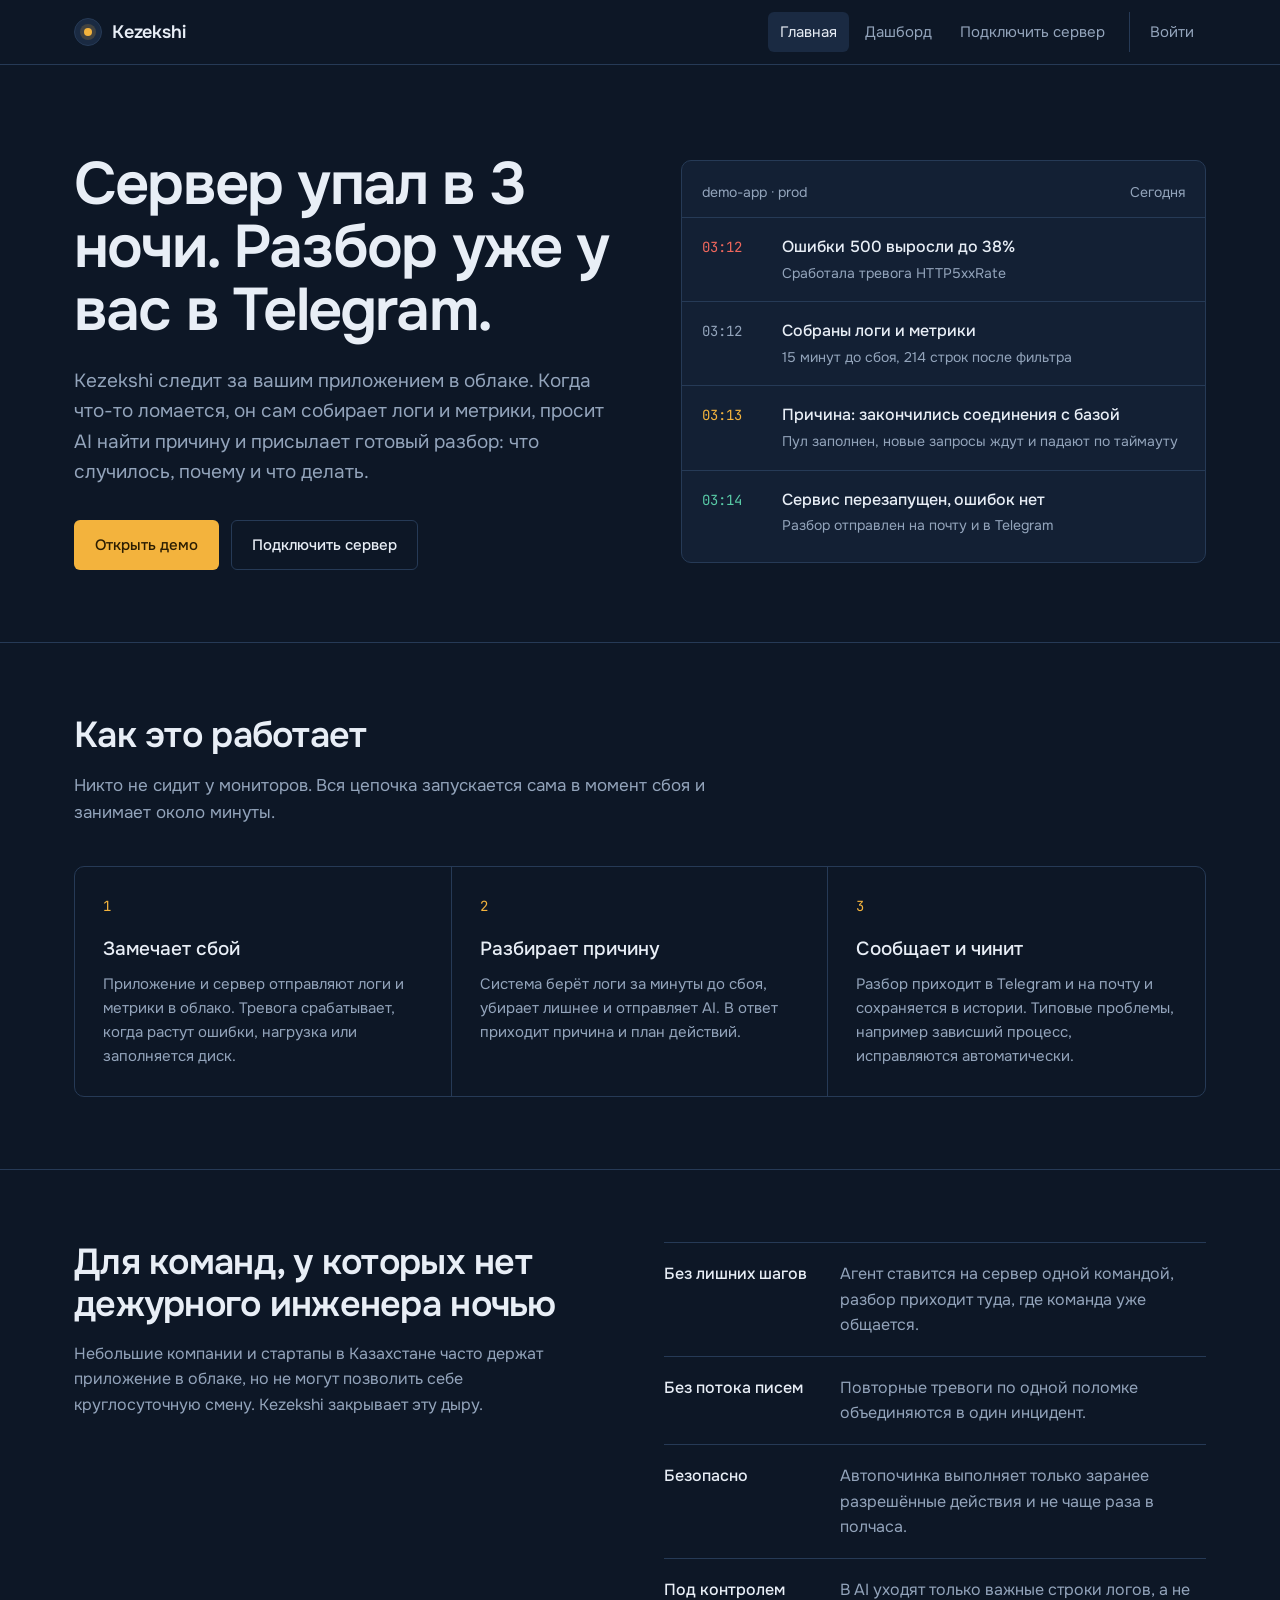
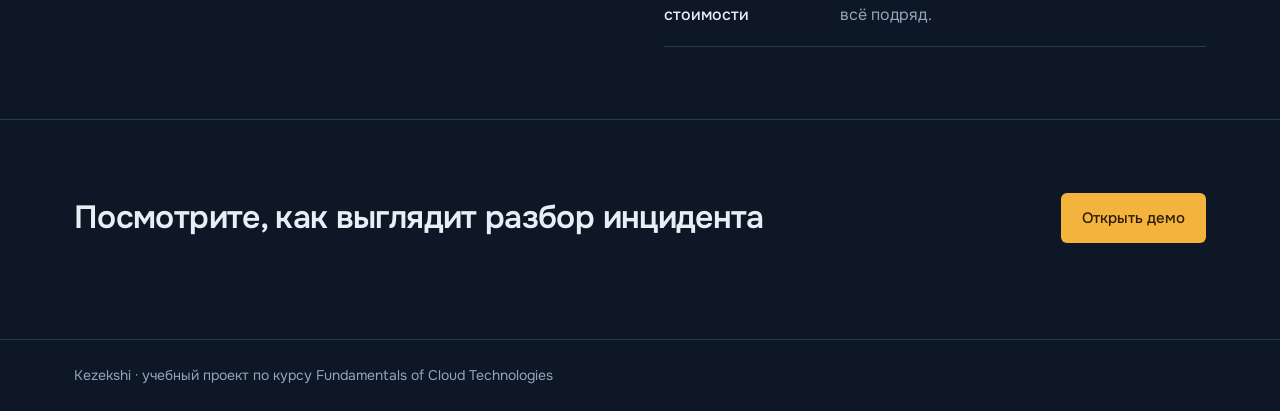
<file: src/dashboard/index.html>
<!doctype html>
<html lang="ru">
<head>
  <meta charset="utf-8">
  <meta name="viewport" content="width=device-width, initial-scale=1">
  <title>Kezekshi — AI-дежурный инженер</title>
  <meta name="description" content="Kezekshi следит за вашим приложением в облаке, сам разбирает сбои с помощью AI и присылает готовый разбор в Telegram и на почту.">
  <link rel="preconnect" href="https://fonts.googleapis.com">
  <link rel="preconnect" href="https://fonts.gstatic.com" crossorigin>
  <link href="https://fonts.googleapis.com/css2?family=Onest:wght@400;500;600&family=JetBrains+Mono:wght@400&display=swap" rel="stylesheet">
  <link rel="stylesheet" href="assets/style.css">
</head>
<body>
  <header class="topbar">
    <div class="wrap">
      <a class="brand" href="index.html"><span class="brand-mark" aria-hidden="true"></span><span class="brand-name">Kezekshi</span></a>
      <nav class="nav" aria-label="Основное меню">
        <a href="index.html" aria-current="page">Главная</a>
        <a href="dashboard.html">Дашборд</a>
        <a href="connect.html">Подключить сервер</a>
      </nav>
    </div>
  </header>

  <main>
    <section class="hero">
      <div class="wrap">
        <div>
          <h1>Сервер упал в 3 ночи. Разбор уже у вас в Telegram.</h1>
          <p class="lead">Kezekshi следит за вашим приложением в облаке. Когда что-то ломается, он сам собирает логи и метрики, просит AI найти причину и присылает готовый разбор: что случилось, почему и что делать.</p>
          <div class="hero-actions">
            <a class="btn btn-primary" href="dashboard.html">Открыть демо</a>
            <a class="btn btn-ghost" href="connect.html">Подключить сервер</a>
          </div>
        </div>

        <div class="pager" role="img" aria-label="Пример инцидента: в 03:12 выросли ошибки 500, в 03:13 AI нашёл причину и сервис перезапущен, в 03:14 команда получила сообщение">
          <div class="pager-head"><span>demo-app · prod</span><span>Сегодня</span></div>
          <div class="pager-row is-alert">
            <span class="pager-time">03:12</span>
            <div><strong>Ошибки 500 выросли до 38%</strong><span>Сработала тревога HTTP5xxRate</span></div>
          </div>
          <div class="pager-row">
            <span class="pager-time">03:12</span>
            <div><strong>Собраны логи и метрики</strong><span>15 минут до сбоя, 214 строк после фильтра</span></div>
          </div>
          <div class="pager-row is-ai">
            <span class="pager-time">03:13</span>
            <div><strong>Причина: закончились соединения с базой</strong><span>Пул заполнен, новые запросы ждут и падают по таймауту</span></div>
          </div>
          <div class="pager-row is-done">
            <span class="pager-time">03:14</span>
            <div><strong>Сервис перезапущен, ошибок нет</strong><span>Разбор отправлен на почту и в Telegram</span></div>
          </div>
        </div>
      </div>
    </section>

    <section class="section" id="how">
      <div class="wrap">
        <h2>Как это работает</h2>
        <p>Никто не сидит у мониторов. Вся цепочка запускается сама в момент сбоя и занимает около минуты.</p>
        <ol class="steps">
          <li>
            <span class="step-n">1</span>
            <h3>Замечает сбой</h3>
            <p>Приложение и сервер отправляют логи и метрики в облако. Тревога срабатывает, когда растут ошибки, нагрузка или заполняется диск.</p>
          </li>
          <li>
            <span class="step-n">2</span>
            <h3>Разбирает причину</h3>
            <p>Система берёт логи за минуты до сбоя, убирает лишнее и отправляет AI. В ответ приходит причина и план действий.</p>
          </li>
          <li>
            <span class="step-n">3</span>
            <h3>Сообщает и чинит</h3>
            <p>Разбор приходит в Telegram и на почту и сохраняется в истории. Типовые проблемы, например зависший процесс, исправляются автоматически.</p>
          </li>
        </ol>
      </div>
    </section>

    <section class="section" id="who">
      <div class="wrap split">
        <div>
          <h2>Для команд, у которых нет дежурного инженера ночью</h2>
          <p style="color:var(--muted);margin:0;max-width:30em">Небольшие компании и стартапы в Казахстане часто держат приложение в облаке, но не могут позволить себе круглосуточную смену. Kezekshi закрывает эту дыру.</p>
        </div>
        <ul class="facts">
          <li><b>Без лишних шагов</b><span>Агент ставится на сервер одной командой, разбор приходит туда, где команда уже общается.</span></li>
          <li><b>Без потока писем</b><span>Повторные тревоги по одной поломке объединяются в один инцидент.</span></li>
          <li><b>Безопасно</b><span>Автопочинка выполняет только заранее разрешённые действия и не чаще раза в полчаса.</span></li>
          <li><b>Под контролем стоимости</b><span>В AI уходят только важные строки логов, а не всё подряд.</span></li>
        </ul>
      </div>
    </section>

    <section class="cta-band">
      <div class="wrap">
        <h2>Посмотрите, как выглядит разбор инцидента</h2>
        <a class="btn btn-primary" href="dashboard.html">Открыть демо</a>
      </div>
    </section>
  </main>

  <footer class="footer">
    <div class="wrap">Kezekshi · учебный проект по курсу Fundamentals of Cloud Technologies</div>
  </footer>
  <script src="assets/config.js"></script>
  <script src="assets/auth.js"></script>
</body>
</html>
</file>
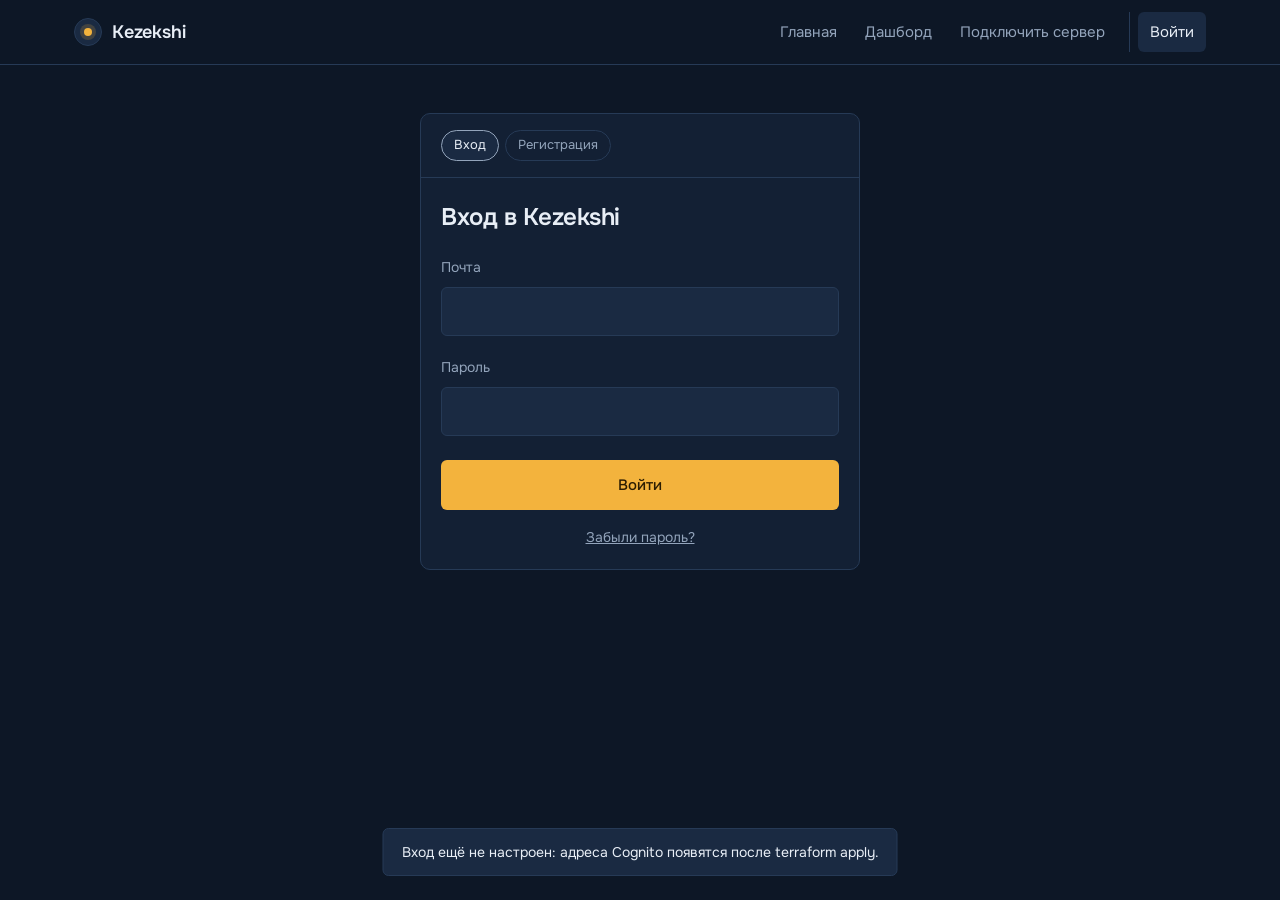
<file: src/dashboard/connect.html>
<!doctype html>
<html lang="ru">
<head>
  <meta charset="utf-8">
  <meta name="viewport" content="width=device-width, initial-scale=1">
  <title>Подключить сервер — Kezekshi</title>
  <link rel="preconnect" href="https://fonts.googleapis.com">
  <link rel="preconnect" href="https://fonts.gstatic.com" crossorigin>
  <link href="https://fonts.googleapis.com/css2?family=Onest:wght@400;500;600&family=JetBrains+Mono:wght@400&display=swap" rel="stylesheet">
  <link rel="stylesheet" href="assets/style.css">
</head>
<body>
  <header class="topbar">
    <div class="wrap">
      <a class="brand" href="index.html"><span class="brand-mark" aria-hidden="true"></span><span class="brand-name">Kezekshi</span></a>
      <nav class="nav" aria-label="Основное меню">
        <a href="index.html">Главная</a>
        <a href="dashboard.html">Дашборд</a>
        <a href="connect.html" aria-current="page">Подключить сервер</a>
      </nav>
    </div>
  </header>

  <main class="wrap">
    <div class="page-head">
      <div>
        <h1>Подключить сервер</h1>
        <p>Три шага, и Kezekshi начнёт следить за вашим приложением.</p>
      </div>
    </div>

    <div class="connect-grid">
      <ol class="connect-steps">
        <li>
          <span class="num">1</span>
          <div><h3>Выберите облако и назовите сервер</h3><p>Имя будет видно в разборах и уведомлениях, например shop-api-prod.</p></div>
        </li>
        <li>
          <span class="num">2</span>
          <div><h3>Установите агент</h3><p>Скопируйте команду и выполните её на сервере. Агент отправляет логи и метрики в облако.</p></div>
        </li>
        <li>
          <span class="num">3</span>
          <div><h3>Готово</h3><p>Первые метрики появятся через пару минут. Сервер появится в «Мои серверы» на дашборде, а разборы сбоев придут в ваш Telegram (подключается там же).</p></div>
        </li>
      </ol>

      <section class="panel">
        <div class="panel-body">
          <form id="connect-form" novalidate>
            <fieldset>
              <legend>Облако</legend>
              <div class="cloud-options">
                <label class="cloud-opt">
                  <input type="radio" name="cloud" value="aws" checked>
                  <span><b>Amazon Web Services</b><span>EC2, CloudWatch</span></span>
                  <span></span>
                </label>
                <label class="cloud-opt is-disabled">
                  <input type="radio" name="cloud" value="yandex" disabled>
                  <span><b>Yandex Cloud</b><span>Compute Cloud</span></span>
                  <span class="soon">Скоро</span>
                </label>
                <label class="cloud-opt is-disabled">
                  <input type="radio" name="cloud" value="local" disabled>
                  <span><b>Локальный провайдер</b><span>PS Cloud и другие облака Казахстана</span></span>
                  <span class="soon">Скоро</span>
                </label>
              </div>
            </fieldset>

            <div class="form-field">
              <label for="server-name">Имя сервера</label>
              <input class="input" id="server-name" name="server" placeholder="shop-api-prod" autocomplete="off" aria-describedby="server-error">
              <div class="field-error" id="server-error" hidden>Введите имя: латинские буквы, цифры и дефис, от 3 до 40 символов.</div>
            </div>

            <button class="btn btn-primary" type="submit">Получить команду установки</button>
          </form>

          <div class="result" id="result" hidden>
            <h3>Команда для сервера <span id="result-name"></span></h3>
            <p>Выполните её на сервере под пользователем с правами sudo. Ключ показан один раз.</p>
            <pre class="logs" id="install-cmd"></pre>
            <p style="margin-top:12px"><button class="btn btn-ghost btn-small" type="button" id="copy-btn">Скопировать команду</button></p>
          </div>
        </div>
      </section>
    </div>
  </main>

  <div class="toast" id="toast" role="status" hidden></div>
  <script src="assets/config.js"></script>
  <script src="assets/auth.js"></script>
  <script src="assets/connect.js"></script>
</body>
</html>
</file>
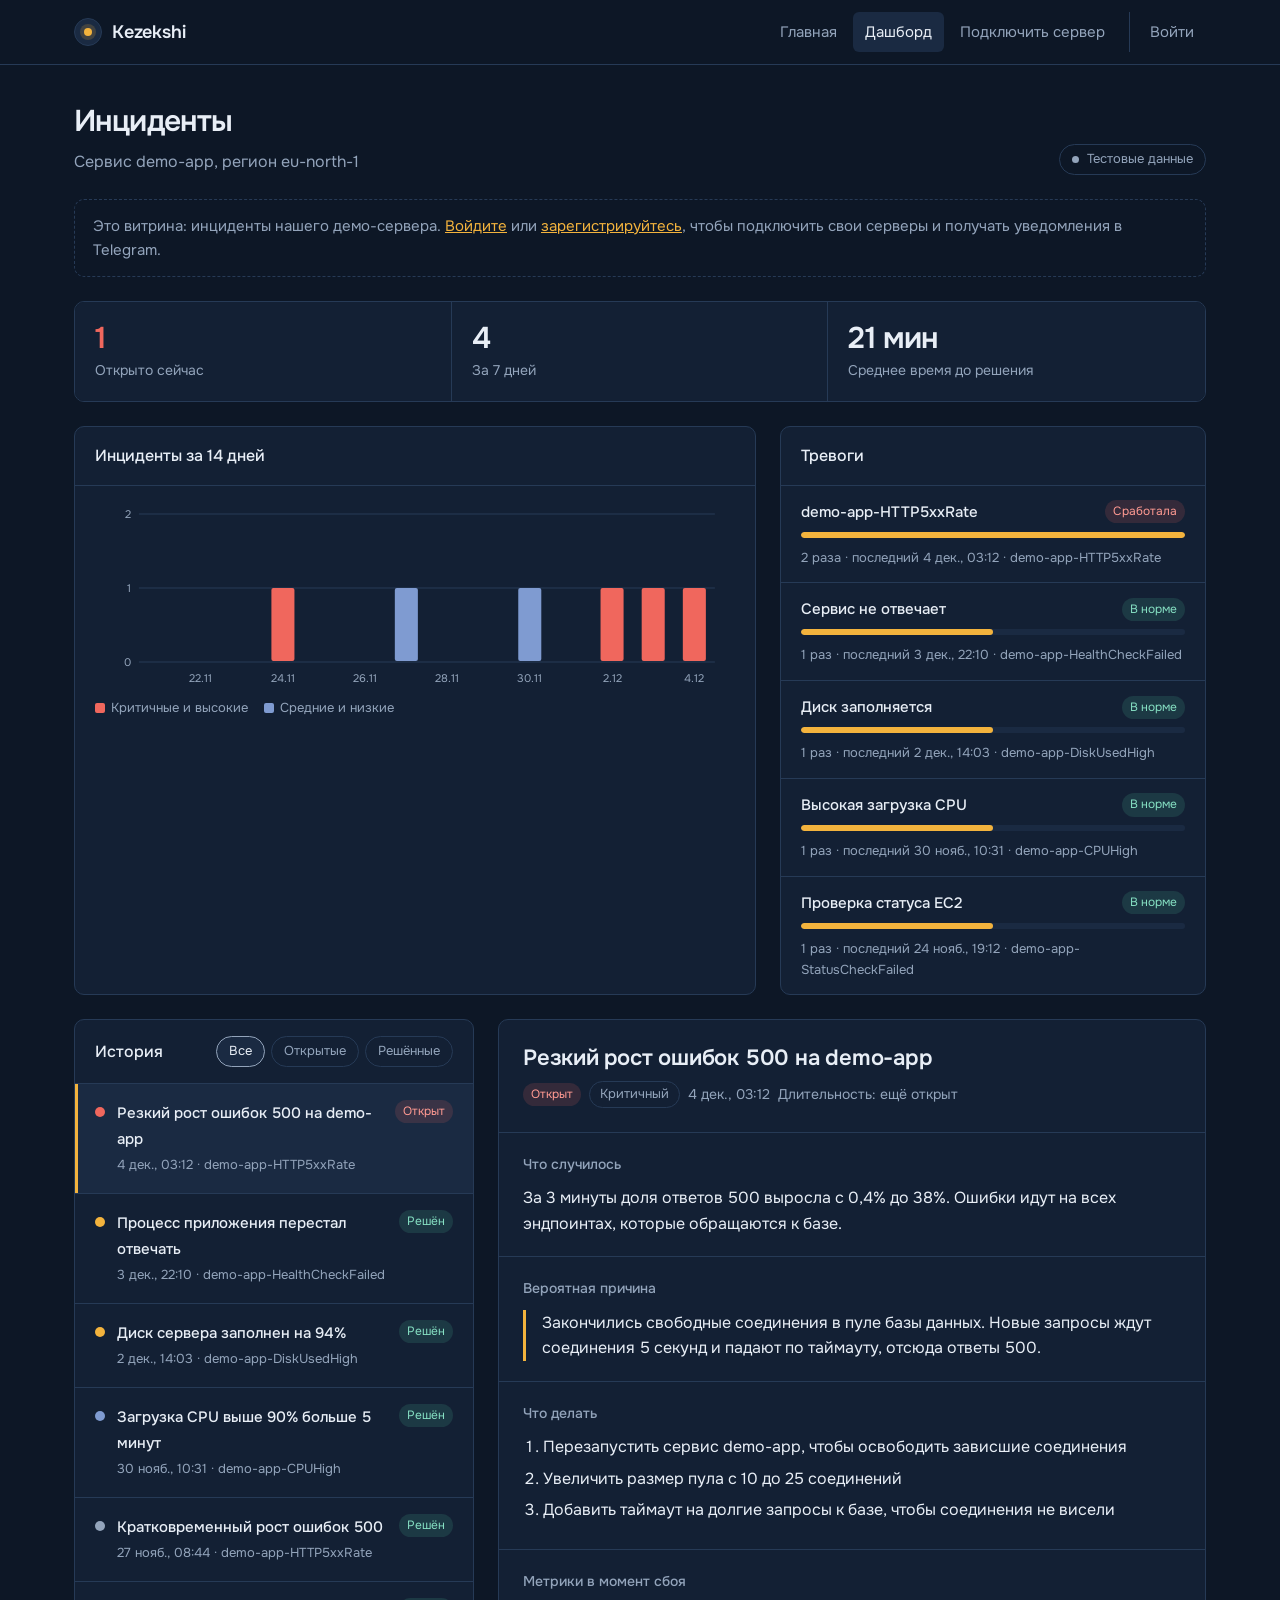
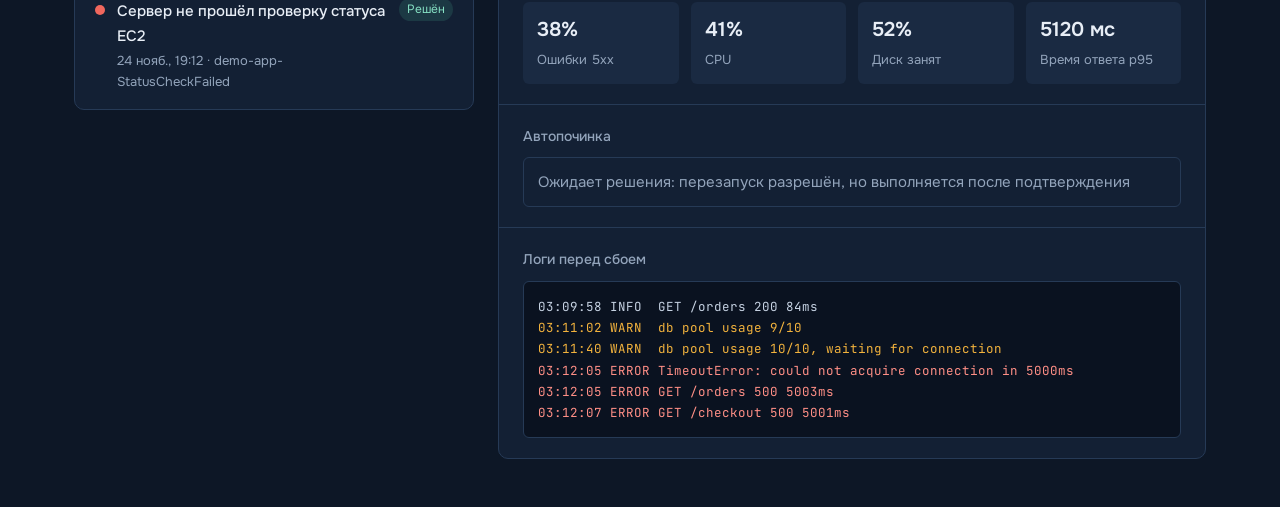
<file: src/dashboard/dashboard.html>
<!doctype html>
<html lang="ru">
<head>
  <meta charset="utf-8">
  <meta name="viewport" content="width=device-width, initial-scale=1">
  <title>Дашборд — Kezekshi</title>
  <link rel="preconnect" href="https://fonts.googleapis.com">
  <link rel="preconnect" href="https://fonts.gstatic.com" crossorigin>
  <link href="https://fonts.googleapis.com/css2?family=Onest:wght@400;500;600&family=JetBrains+Mono:wght@400&display=swap" rel="stylesheet">
  <link rel="stylesheet" href="assets/style.css">
</head>
<body>
  <header class="topbar">
    <div class="wrap">
      <a class="brand" href="index.html"><span class="brand-mark" aria-hidden="true"></span><span class="brand-name">Kezekshi</span></a>
      <nav class="nav" aria-label="Основное меню">
        <a href="index.html">Главная</a>
        <a href="dashboard.html" aria-current="page">Дашборд</a>
        <a href="connect.html">Подключить сервер</a>
      </nav>
    </div>
  </header>

  <main class="wrap">
    <div class="page-head">
      <div>
        <h1>Инциденты</h1>
        <p id="page-sub">Сервис demo-app, регион eu-north-1</p>
      </div>
      <span class="source-pill" id="source-pill">Тестовые данные</span>
    </div>

    <div class="demo-note" id="demo-note" hidden>
      Это витрина: инциденты нашего демо-сервера. <a href="login.html">Войдите</a> или
      <a href="login.html?tab=signup">зарегистрируйтесь</a>, чтобы подключить свои серверы и получать уведомления в Telegram.
    </div>

    <section class="panel" id="servers-panel" aria-labelledby="servers-title" style="margin-bottom:24px" hidden>
      <div class="panel-head">
        <h2 id="servers-title">Мои серверы</h2>
        <div class="account-bar">
          <label for="lang-select" class="inc-meta">Язык уведомлений</label>
          <select class="select" id="lang-select">
            <option value="both">RU + EN</option>
            <option value="ru">Русский</option>
            <option value="en">English</option>
          </select>
          <label class="inc-meta" title="Письма об инцидентах на почту аккаунта"><input type="checkbox" id="email-toggle"> Почта <span id="email-status"></span></label>
          <button class="btn btn-ghost btn-small" type="button" id="tg-btn">Подключить Telegram</button>
          <a class="btn btn-primary btn-small" href="connect.html">Добавить сервер</a>
        </div>
      </div>
      <ul class="server-list" id="server-list"></ul>
    </section>

    <section class="stats" aria-label="Сводка">
      <div class="stat is-open"><div class="stat-value" id="stat-open">0</div><div class="stat-label">Открыто сейчас</div></div>
      <div class="stat"><div class="stat-value" id="stat-week">0</div><div class="stat-label">За 7 дней</div></div>
      <div class="stat"><div class="stat-value" id="stat-mttr">—</div><div class="stat-label">Среднее время до решения</div></div>
    </section>

    <div class="top-grid">
      <section class="panel" aria-labelledby="chart-title">
        <div class="panel-head"><h2 id="chart-title">Инциденты за 14 дней</h2></div>
        <div class="panel-body">
          <svg class="chart-svg" id="chart" role="img" aria-label="Количество инцидентов по дням"></svg>
          <div class="chart-legend">
            <span><i style="background:var(--alert)"></i>Критичные и высокие</span>
            <span><i style="background:#7f9bd1"></i>Средние и низкие</span>
          </div>
        </div>
      </section>

      <section class="panel" aria-labelledby="alarms-title">
        <div class="panel-head"><h2 id="alarms-title">Тревоги</h2></div>
        <ul class="alarm-list" id="alarm-list"></ul>
      </section>
    </div>

    <div class="main-grid">
      <section class="panel" aria-labelledby="list-title">
        <div class="panel-head">
          <h2 id="list-title">История</h2>
          <div class="filters" role="group" aria-label="Фильтр по статусу">
            <button class="chip" data-filter="all" aria-pressed="true">Все</button>
            <button class="chip" data-filter="open" aria-pressed="false">Открытые</button>
            <button class="chip" data-filter="resolved" aria-pressed="false">Решённые</button>
          </div>
        </div>
        <ul class="inc-list" id="inc-list"></ul>
      </section>

      <section class="panel" id="detail" aria-live="polite">
        <div class="detail-empty">Выберите инцидент слева, чтобы увидеть разбор.</div>
      </section>
    </div>
  </main>

  <div class="toast" id="toast" role="status" hidden></div>

  <script src="assets/config.js"></script>
  <script src="assets/auth.js"></script>
  <script src="assets/mock-data.js"></script>
  <script src="assets/dashboard.js"></script>
</body>
</html>
</file>
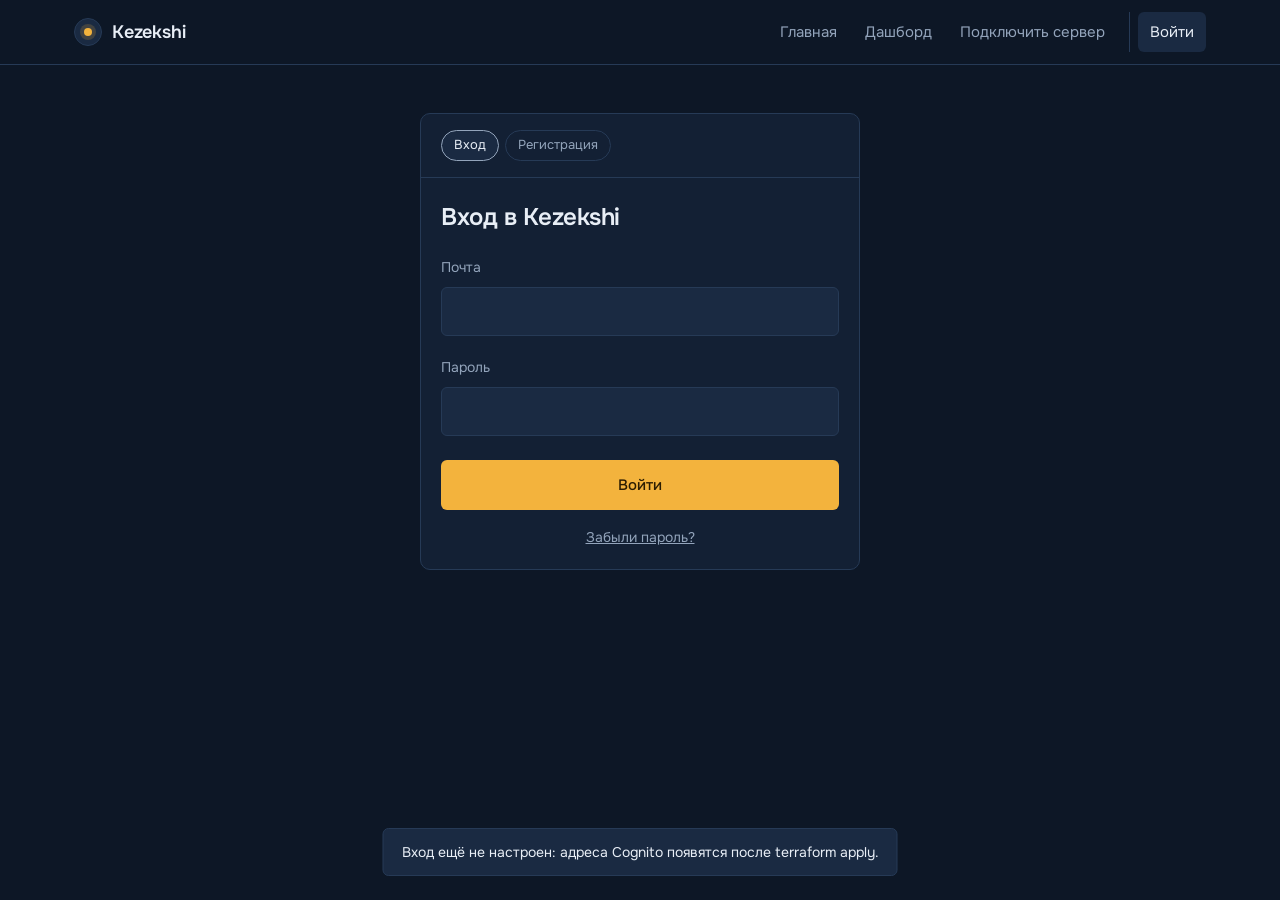
<file: src/dashboard/login.html>
<!doctype html>
<html lang="ru">
<head>
  <meta charset="utf-8">
  <meta name="viewport" content="width=device-width, initial-scale=1">
  <title>Вход — Kezekshi</title>
  <link rel="preconnect" href="https://fonts.googleapis.com">
  <link rel="preconnect" href="https://fonts.gstatic.com" crossorigin>
  <link href="https://fonts.googleapis.com/css2?family=Onest:wght@400;500;600&family=JetBrains+Mono:wght@400&display=swap" rel="stylesheet">
  <link rel="stylesheet" href="assets/style.css">
</head>
<body>
  <header class="topbar">
    <div class="wrap">
      <a class="brand" href="index.html"><span class="brand-mark" aria-hidden="true"></span><span class="brand-name">Kezekshi</span></a>
      <nav class="nav" aria-label="Основное меню">
        <a href="index.html">Главная</a>
        <a href="dashboard.html">Дашборд</a>
        <a href="connect.html">Подключить сервер</a>
      </nav>
    </div>
  </header>

  <main class="wrap auth-wrap">
    <section class="panel auth-panel">
      <div class="panel-head">
        <div class="filters" role="tablist" aria-label="Вход или регистрация">
          <button class="chip" role="tab" data-tab="login" aria-pressed="true">Вход</button>
          <button class="chip" role="tab" data-tab="signup" aria-pressed="false">Регистрация</button>
        </div>
      </div>
      <div class="panel-body">

        <form id="form-login" data-view="login" novalidate>
          <h1 class="auth-title">Вход в Kezekshi</h1>
          <div class="form-field"><label for="login-email">Почта</label>
            <input class="input" id="login-email" type="email" autocomplete="email" required></div>
          <div class="form-field"><label for="login-password">Пароль</label>
            <input class="input" id="login-password" type="password" autocomplete="current-password" required></div>
          <div class="field-error" data-error hidden></div>
          <button class="btn btn-primary auth-btn" type="submit">Войти</button>
          <p class="auth-links"><a href="#" data-go="forgot">Забыли пароль?</a></p>
        </form>

        <form id="form-signup" data-view="signup" novalidate hidden>
          <h1 class="auth-title">Создать аккаунт</h1>
          <div class="form-field"><label for="signup-email">Почта</label>
            <input class="input" id="signup-email" type="email" autocomplete="email" required></div>
          <div class="form-field"><label for="signup-password">Пароль</label>
            <input class="input" id="signup-password" type="password" autocomplete="new-password" required>
            <p class="auth-hint">Минимум 8 символов, строчные буквы и цифры.</p></div>
          <div class="field-error" data-error hidden></div>
          <button class="btn btn-primary auth-btn" type="submit">Зарегистрироваться</button>
        </form>

        <form id="form-confirm" data-view="confirm" novalidate hidden>
          <h1 class="auth-title">Подтвердите почту</h1>
          <p class="auth-hint">Мы отправили код на <b id="confirm-email"></b>. Письмо может попасть в «Спам».</p>
          <div class="form-field"><label for="confirm-code">Код из письма</label>
            <input class="input" id="confirm-code" inputmode="numeric" autocomplete="one-time-code" required></div>
          <div class="field-error" data-error hidden></div>
          <button class="btn btn-primary auth-btn" type="submit">Подтвердить</button>
          <p class="auth-links"><a href="#" id="resend-link">Отправить код ещё раз</a></p>
        </form>

        <form id="form-forgot" data-view="forgot" novalidate hidden>
          <h1 class="auth-title">Восстановить пароль</h1>
          <div class="form-field"><label for="forgot-email">Почта</label>
            <input class="input" id="forgot-email" type="email" autocomplete="email" required></div>
          <div class="field-error" data-error hidden></div>
          <button class="btn btn-primary auth-btn" type="submit">Получить код</button>
          <p class="auth-links"><a href="#" data-go="login">Назад ко входу</a></p>
        </form>

        <form id="form-reset" data-view="reset" novalidate hidden>
          <h1 class="auth-title">Новый пароль</h1>
          <p class="auth-hint">Код отправлен на <b id="reset-email"></b>.</p>
          <div class="form-field"><label for="reset-code">Код из письма</label>
            <input class="input" id="reset-code" inputmode="numeric" autocomplete="one-time-code" required></div>
          <div class="form-field"><label for="reset-password">Новый пароль</label>
            <input class="input" id="reset-password" type="password" autocomplete="new-password" required></div>
          <div class="field-error" data-error hidden></div>
          <button class="btn btn-primary auth-btn" type="submit">Сохранить и войти</button>
        </form>

      </div>
    </section>
  </main>

  <div class="toast" id="toast" role="status" hidden></div>
  <script src="assets/config.js"></script>
  <script src="assets/auth.js"></script>
  <script src="assets/login.js"></script>
</body>
</html>
</file>
<file: src/dashboard/assets/style.css>
:root {
  --ink: #0d1726;
  --night: #132034;
  --night-2: #1a2a42;
  --line: #263a56;
  --text: #e8eef6;
  --muted: #93a4bb;
  --signal: #f3b33d;
  --signal-ink: #2b1d02;
  --alert: #f0675d;
  --calm: #58c9a6;
  --radius-s: 6px;
  --radius-m: 10px;
  --font: "Onest", system-ui, -apple-system, "Segoe UI", sans-serif;
  --mono: "JetBrains Mono", ui-monospace, Menlo, Consolas, monospace;
}

* { box-sizing: border-box; }
html { -webkit-text-size-adjust: 100%; }
body {
  margin: 0;
  background: var(--ink);
  color: var(--text);
  font-family: var(--font);
  font-size: 16px;
  line-height: 1.6;
}
a { color: inherit; }
img, svg { display: block; max-width: 100%; }
button, input, select { font: inherit; color: inherit; }
:focus-visible { outline: 2px solid var(--signal); outline-offset: 3px; border-radius: 4px; }

.wrap { width: 100%; max-width: 1180px; margin: 0 auto; padding: 0 24px; }

/* header */
.topbar { border-bottom: 1px solid var(--line); background: var(--ink); position: sticky; top: 0; z-index: 10; }
.topbar .wrap { display: flex; align-items: center; justify-content: space-between; height: 64px; gap: 16px; }
.brand { display: flex; align-items: center; gap: 10px; text-decoration: none; font-weight: 600; font-size: 18px; letter-spacing: -0.01em; }
.brand-mark { width: 28px; height: 28px; border-radius: 50%; background: var(--night-2); border: 1px solid var(--line); position: relative; }
.brand-mark::after { content: ""; position: absolute; width: 8px; height: 8px; border-radius: 50%; background: var(--signal); top: 9px; left: 9px; box-shadow: 0 0 0 4px rgba(243,179,61,.18); }
.nav { display: flex; gap: 4px; }
.nav a { text-decoration: none; color: var(--muted); padding: 8px 12px; border-radius: var(--radius-s); font-size: 15px; }
.nav a:hover { color: var(--text); }
.nav a[aria-current="page"] { color: var(--text); background: var(--night-2); }

/* buttons */
.btn { display: inline-flex; align-items: center; justify-content: center; gap: 8px; padding: 12px 20px; border-radius: var(--radius-s); border: 1px solid transparent; text-decoration: none; font-weight: 500; cursor: pointer; font-size: 15px; }
.btn-primary { background: var(--signal); color: var(--signal-ink); }
.btn-primary:hover { background: #f7c35f; }
.btn-ghost { border-color: var(--line); background: transparent; }
.btn-ghost:hover { border-color: var(--muted); }
.btn-small { padding: 8px 12px; font-size: 14px; }

/* landing hero */
.hero { padding: 88px 0 72px; }
.hero .wrap { display: grid; grid-template-columns: 1.05fr 1fr; gap: 56px; align-items: center; }
.hero h1 { font-size: clamp(36px, 5vw, 60px); line-height: 1.05; letter-spacing: -0.03em; font-weight: 600; margin: 0 0 24px; }
.hero p.lead { font-size: 19px; color: var(--muted); max-width: 34em; margin: 0 0 32px; }
.hero-actions { display: flex; gap: 12px; flex-wrap: wrap; }

.pager { background: var(--night); border: 1px solid var(--line); border-radius: var(--radius-m); padding: 8px 0; }
.pager-head { display: flex; justify-content: space-between; padding: 12px 20px 14px; border-bottom: 1px solid var(--line); color: var(--muted); font-size: 14px; }
.pager-row { display: grid; grid-template-columns: 64px 1fr; gap: 16px; padding: 16px 20px; border-bottom: 1px solid var(--line); }
.pager-row:last-child { border-bottom: 0; }
.pager-time { font-family: var(--mono); font-size: 14px; color: var(--muted); padding-top: 2px; }
.pager-row strong { display: block; font-weight: 500; }
.pager-row span { color: var(--muted); font-size: 14px; }
.pager-row.is-alert .pager-time { color: var(--alert); }
.pager-row.is-ai .pager-time { color: var(--signal); }
.pager-row.is-done .pager-time { color: var(--calm); }

@media (prefers-reduced-motion: no-preference) {
  .pager-row { opacity: 0; transform: translateY(6px); animation: pagerIn .45s ease-out forwards; }
  .pager-row:nth-child(2) { animation-delay: .3s; }
  .pager-row:nth-child(3) { animation-delay: 1.1s; }
  .pager-row:nth-child(4) { animation-delay: 1.9s; }
  .pager-row:nth-child(5) { animation-delay: 2.6s; }
}
@keyframes pagerIn { to { opacity: 1; transform: none; } }

/* sections */
.section { padding: 72px 0; border-top: 1px solid var(--line); }
.section h2 { font-size: clamp(26px, 3vw, 36px); letter-spacing: -0.02em; line-height: 1.15; margin: 0 0 16px; font-weight: 600; max-width: 22em; }
.section > .wrap > p { color: var(--muted); max-width: 40em; margin: 0 0 40px; font-size: 17px; }

.steps { list-style: none; margin: 0; padding: 0; display: grid; grid-template-columns: repeat(3, 1fr); gap: 0; border: 1px solid var(--line); border-radius: var(--radius-m); overflow: hidden; }
.steps li { padding: 28px; border-right: 1px solid var(--line); }
.steps li:last-child { border-right: 0; }
.step-n { font-family: var(--mono); color: var(--signal); font-size: 14px; display: block; margin-bottom: 16px; }
.steps h3 { margin: 0 0 8px; font-size: 19px; font-weight: 500; }
.steps p { margin: 0; color: var(--muted); font-size: 15px; }

.split { display: grid; grid-template-columns: 1fr 1fr; gap: 48px; align-items: start; }
.facts { margin: 0; padding: 0; list-style: none; }
.facts li { padding: 18px 0; border-bottom: 1px solid var(--line); display: grid; grid-template-columns: 160px 1fr; gap: 16px; }
.facts li:first-child { border-top: 1px solid var(--line); }
.facts b { font-weight: 500; }
.facts span { color: var(--muted); }

.cta-band { padding: 72px 0 96px; border-top: 1px solid var(--line); }
.cta-band .wrap { display: flex; justify-content: space-between; align-items: center; gap: 24px; flex-wrap: wrap; }
.cta-band h2 { margin: 0; font-size: clamp(24px, 3vw, 32px); letter-spacing: -0.02em; font-weight: 600; }

.footer { border-top: 1px solid var(--line); padding: 24px 0; color: var(--muted); font-size: 14px; }

/* dashboard */
.page-head { padding: 32px 0 24px; display: flex; justify-content: space-between; align-items: flex-end; gap: 16px; flex-wrap: wrap; }
.page-head h1 { margin: 0; font-size: 30px; letter-spacing: -0.02em; font-weight: 600; }
.page-head p { margin: 4px 0 0; color: var(--muted); }
.source-pill { font-size: 13px; color: var(--muted); border: 1px solid var(--line); border-radius: 999px; padding: 4px 12px; display: inline-flex; align-items: center; gap: 8px; }
.source-pill::before { content: ""; width: 7px; height: 7px; border-radius: 50%; background: var(--muted); }
.source-pill.is-live::before { background: var(--calm); }

.stats { display: grid; grid-template-columns: repeat(3, 1fr); border: 1px solid var(--line); border-radius: var(--radius-m); overflow: hidden; margin-bottom: 24px; }
.stat { padding: 20px; border-right: 1px solid var(--line); background: var(--night); }
.stat:last-child { border-right: 0; }
.stat-value { font-size: 30px; font-weight: 600; letter-spacing: -0.02em; line-height: 1.1; }
.stat-label { color: var(--muted); font-size: 14px; margin-top: 4px; }
.stat.is-open .stat-value { color: var(--alert); }

.panel { min-width: 0; background: var(--night); border: 1px solid var(--line); border-radius: var(--radius-m); }
.panel-head { display: flex; justify-content: space-between; align-items: center; padding: 16px 20px; border-bottom: 1px solid var(--line); gap: 12px; flex-wrap: wrap; }
.panel-head h2 { margin: 0; font-size: 16px; font-weight: 500; }
.panel-body { padding: 20px; }

.top-grid { display: grid; grid-template-columns: 1.6fr 1fr; gap: 24px; margin-bottom: 24px; }
.chart-svg { width: 100%; height: 180px; }
.chart-legend { display: flex; gap: 16px; font-size: 13px; color: var(--muted); margin-top: 12px; }
.chart-legend i { display: inline-block; width: 10px; height: 10px; border-radius: 2px; margin-right: 6px; vertical-align: -1px; }

.break-grid { display: grid; grid-template-columns: 1fr 1fr; gap: 10px; }
.break-btn { text-align: left; background: var(--night-2); border: 1px solid var(--line); border-radius: var(--radius-s); padding: 14px; cursor: pointer; }
.break-btn:hover { border-color: var(--signal); }
.break-btn b { display: block; font-weight: 500; font-size: 15px; }
.break-btn span { color: var(--muted); font-size: 13px; }
.break-note { color: var(--muted); font-size: 13px; margin: 12px 0 0; }

.main-grid { display: grid; grid-template-columns: 400px 1fr; gap: 24px; margin-bottom: 48px; align-items: start; }
.filters { display: flex; gap: 6px; flex-wrap: wrap; }
.chip { border: 1px solid var(--line); background: transparent; border-radius: 999px; padding: 4px 12px; font-size: 13px; cursor: pointer; color: var(--muted); }
.chip[aria-pressed="true"] { background: var(--night-2); color: var(--text); border-color: var(--muted); }

.inc-list { list-style: none; margin: 0; padding: 0; max-height: 640px; overflow-y: auto; }
.inc-item { border-bottom: 1px solid var(--line); }
.inc-item:last-child { border-bottom: 0; }
.inc-item button { width: 100%; text-align: left; background: transparent; border: 0; padding: 16px 20px; cursor: pointer; display: grid; grid-template-columns: 10px 1fr auto; gap: 12px; align-items: start; }
.inc-item button:hover { background: var(--night-2); }
.inc-item button[aria-current="true"] { background: var(--night-2); box-shadow: inset 3px 0 0 var(--signal); }
.sev-dot { width: 10px; height: 10px; border-radius: 50%; margin-top: 7px; }
.sev-critical { background: var(--alert); }
.sev-high { background: var(--signal); }
.sev-medium { background: #7f9bd1; }
.sev-low { background: var(--muted); }
.inc-title { font-weight: 500; font-size: 15px; line-height: 1.4; }
.inc-meta { color: var(--muted); font-size: 13px; display: inline-block; margin-top: 2px; }
.status { font-size: 12px; padding: 2px 8px; border-radius: 999px; white-space: nowrap; }
.status-open { background: rgba(240,103,93,.15); color: #ff9a92; }
.status-resolved { background: rgba(88,201,166,.14); color: #86e0c3; }

.detail-empty { padding: 48px 24px; color: var(--muted); text-align: center; }
.detail-head { padding: 24px; border-bottom: 1px solid var(--line); }
.detail-head h2 { margin: 0 0 8px; font-size: 22px; letter-spacing: -0.01em; font-weight: 600; line-height: 1.3; }
.detail-tags { display: flex; gap: 8px; flex-wrap: wrap; align-items: center; color: var(--muted); font-size: 14px; }
.tag { border: 1px solid var(--line); border-radius: 999px; padding: 2px 10px; font-size: 13px; }
.detail-section { padding: 20px 24px; border-bottom: 1px solid var(--line); }
.detail-section:last-child { border-bottom: 0; }
.detail-section h3 { margin: 0 0 10px; font-size: 14px; font-weight: 500; color: var(--muted); }
.detail-section p { margin: 0; }
.ai-cause { border-left: 3px solid var(--signal); padding-left: 16px; }
.reco { margin: 0; padding-left: 20px; }
.reco li { margin-bottom: 6px; }
.metric-row { display: grid; grid-template-columns: repeat(auto-fit, minmax(140px, 1fr)); gap: 12px; }
.metric { background: var(--night-2); border-radius: var(--radius-s); padding: 12px 14px; }
.metric b { display: block; font-size: 20px; font-weight: 600; }
.metric span { color: var(--muted); font-size: 13px; }
.fix-box { background: rgba(88,201,166,.08); border: 1px solid rgba(88,201,166,.35); border-radius: var(--radius-s); padding: 12px 14px; font-size: 15px; }
.fix-box.is-off { background: transparent; border-color: var(--line); color: var(--muted); }
.logs { background: #0a1220; border: 1px solid var(--line); border-radius: var(--radius-s); padding: 14px; font-family: var(--mono); font-size: 12.5px; line-height: 1.7; overflow-x: auto; margin: 0; white-space: pre; color: #c6d2e2; }
.logs .lv-error { color: #ff8f86; }
.logs .lv-warn { color: var(--signal); }

.toast { position: fixed; bottom: 24px; left: 50%; transform: translateX(-50%); background: var(--night-2); border: 1px solid var(--line); padding: 12px 18px; border-radius: var(--radius-s); font-size: 14px; max-width: calc(100% - 32px); z-index: 50; }
.toast[hidden] { display: none; }

/* connect */
.connect-grid { display: grid; grid-template-columns: 1fr 1fr; gap: 32px; padding-bottom: 64px; align-items: start; }
.connect-steps { list-style: none; margin: 0; padding: 0; }
.connect-steps li { display: grid; grid-template-columns: 40px 1fr; gap: 16px; padding: 20px 0; border-bottom: 1px solid var(--line); }
.connect-steps li:first-child { border-top: 1px solid var(--line); }
.connect-steps .num { width: 32px; height: 32px; border-radius: 50%; border: 1px solid var(--signal); color: var(--signal); display: grid; place-items: center; font-family: var(--mono); font-size: 14px; }
.connect-steps h3 { margin: 4px 0 6px; font-size: 17px; font-weight: 500; }
.connect-steps p { margin: 0; color: var(--muted); font-size: 15px; }

.form-field { margin-bottom: 20px; }
.form-field label, .form-field legend { display: block; font-size: 14px; color: var(--muted); margin-bottom: 8px; padding: 0; }
fieldset { border: 0; margin: 0 0 20px; padding: 0; }
.input { width: 100%; background: var(--night-2); border: 1px solid var(--line); border-radius: var(--radius-s); padding: 11px 14px; }
.input:focus { border-color: var(--signal); outline: none; }
.cloud-options { display: grid; gap: 8px; }
.cloud-opt { display: grid; grid-template-columns: 20px 1fr auto; gap: 12px; align-items: center; border: 1px solid var(--line); border-radius: var(--radius-s); padding: 14px; cursor: pointer; }
.cloud-opt:has(input:checked) { border-color: var(--signal); background: rgba(243,179,61,.06); }
.cloud-opt.is-disabled { cursor: not-allowed; opacity: .55; }
.cloud-opt input { accent-color: var(--signal); margin: 0; }
.cloud-opt b { font-weight: 500; display: block; }
.cloud-opt span { color: var(--muted); font-size: 13px; }
.soon { font-size: 12px; border: 1px solid var(--line); border-radius: 999px; padding: 2px 8px; color: var(--muted); }
.field-error { color: #ff9a92; font-size: 13px; margin-top: 6px; }
.field-error[hidden] { display: none; }
.result { margin-top: 24px; }
.result[hidden] { display: none; }
.result h3 { margin: 0 0 8px; font-size: 16px; font-weight: 500; }
.result p { color: var(--muted); margin: 0 0 12px; font-size: 15px; }

@media (max-width: 960px) {
  .hero .wrap, .split, .top-grid, .main-grid, .connect-grid { grid-template-columns: 1fr; }
  .hero { padding: 56px 0 48px; }
}
@media (max-width: 720px) {
  .wrap { padding: 0 16px; }
  .steps { grid-template-columns: 1fr; }
  .steps li { border-right: 0; border-bottom: 1px solid var(--line); }
  .steps li:last-child { border-bottom: 0; }
  .facts li { grid-template-columns: 1fr; gap: 4px; }
  .nav a { padding: 8px; font-size: 14px; }
  .brand-name { display: none; }
  .break-grid { grid-template-columns: 1fr; }
  .stat { padding: 16px 12px; }
  .stat-value { font-size: 24px; }
  .stat-label { font-size: 13px; }
}

.log-table { width: 100%; border-collapse: collapse; font-size: 14px; }
.log-table th { text-align: left; color: var(--muted); font-weight: 500; font-size: 13px; padding: 6px 8px; border-bottom: 1px solid var(--line); }
.log-table td { padding: 8px; border-bottom: 1px solid var(--line); vertical-align: top; }
.log-table td.lv-error { color: #ff8f86; }
.log-table td.lv-warn { color: var(--signal); }
.log-table td:last-child, .log-table th:last-child { text-align: right; }
.alarm-list {
  list-style: none;
  margin: 0;
  padding: 0;
}
.alarm-item {
  border-bottom: 1px solid var(--line);
}
.alarm-item:last-child {
  border-bottom: 0;
}
.alarm-item button {
  width: 100%;
  text-align: left;
  background: transparent;
  color: var(--text);
  border: 0;
  padding: 14px 20px;
  cursor: pointer;
  display: grid;
  gap: 8px;
}
.alarm-item button:hover {
  background: var(--night-2);
}
.alarm-top {
  display: flex;
  justify-content: space-between;
  align-items: center;
  gap: 12px;
}
.alarm-name {
  font-weight: 500;
  font-size: 15px;
}
.alarm-bar {
  height: 6px;
  background: var(--night-2);
  border-radius: 3px;
  overflow: hidden;
}
.alarm-bar i {
  display: block;
  height: 100%;
  background: var(--signal);
  border-radius: 3px;
}

/* вход и личный кабинет */
.nav-auth { display: inline-flex; align-items: center; gap: 4px; margin-left: 8px; padding-left: 8px; border-left: 1px solid var(--line); }
.nav-user { color: var(--muted); font-size: 14px; max-width: 180px; overflow: hidden; text-overflow: ellipsis; white-space: nowrap; }
.auth-wrap { display: flex; justify-content: center; padding: 48px 24px 96px; }
.auth-panel { width: 100%; max-width: 440px; }
.auth-title { font-size: 24px; font-weight: 600; letter-spacing: -0.02em; margin: 0 0 20px; }
.auth-btn { width: 100%; margin-top: 4px; }
.auth-hint { color: var(--muted); font-size: 14px; margin: 6px 0 16px; }
.auth-links { margin: 16px 0 0; font-size: 14px; text-align: center; }
.auth-links a { color: var(--muted); }
form[hidden] { display: none; }

.account-bar { display: flex; align-items: center; gap: 12px; flex-wrap: wrap; }
.select { background: var(--night-2); border: 1px solid var(--line); border-radius: var(--radius-s); padding: 7px 10px; font-size: 14px; }
.server-list { list-style: none; margin: 0; padding: 0; }
.server-item { padding: 16px 20px; border-bottom: 1px solid var(--line); display: grid; gap: 10px; }
.server-item:last-child { border-bottom: 0; }
.server-top { display: flex; justify-content: space-between; align-items: center; gap: 12px; flex-wrap: wrap; }
.server-name { font-weight: 500; }
.server-name small { color: var(--muted); font-family: var(--mono); font-weight: 400; margin-left: 6px; }
.server-metrics { display: grid; grid-template-columns: repeat(4, minmax(0, 1fr)); gap: 8px; }
.server-metric { background: var(--night-2); border-radius: var(--radius-s); padding: 8px 10px; }
.server-metric b { display: block; font-size: 18px; font-weight: 500; }
.server-metric span { color: var(--muted); font-size: 12px; }
.server-metric em { font-style: normal; color: var(--muted); font-size: 12px; }
.server-risk { color: var(--signal); font-size: 14px; }
.status-online { background: rgba(88,201,166,.14); color: #86e0c3; }
.status-pending { background: rgba(147,164,187,.15); color: var(--muted); }
.status-offline { background: rgba(240,103,93,.15); color: #ff9a92; }
.demo-note { border: 1px dashed var(--line); border-radius: var(--radius-m); padding: 14px 18px; color: var(--muted); margin-bottom: 24px; font-size: 15px; }
.demo-note a { color: var(--signal); }
@media (max-width: 720px) {
  .server-metrics { grid-template-columns: repeat(2, minmax(0, 1fr)); }
  .nav-user { display: none; }
}
</file>
